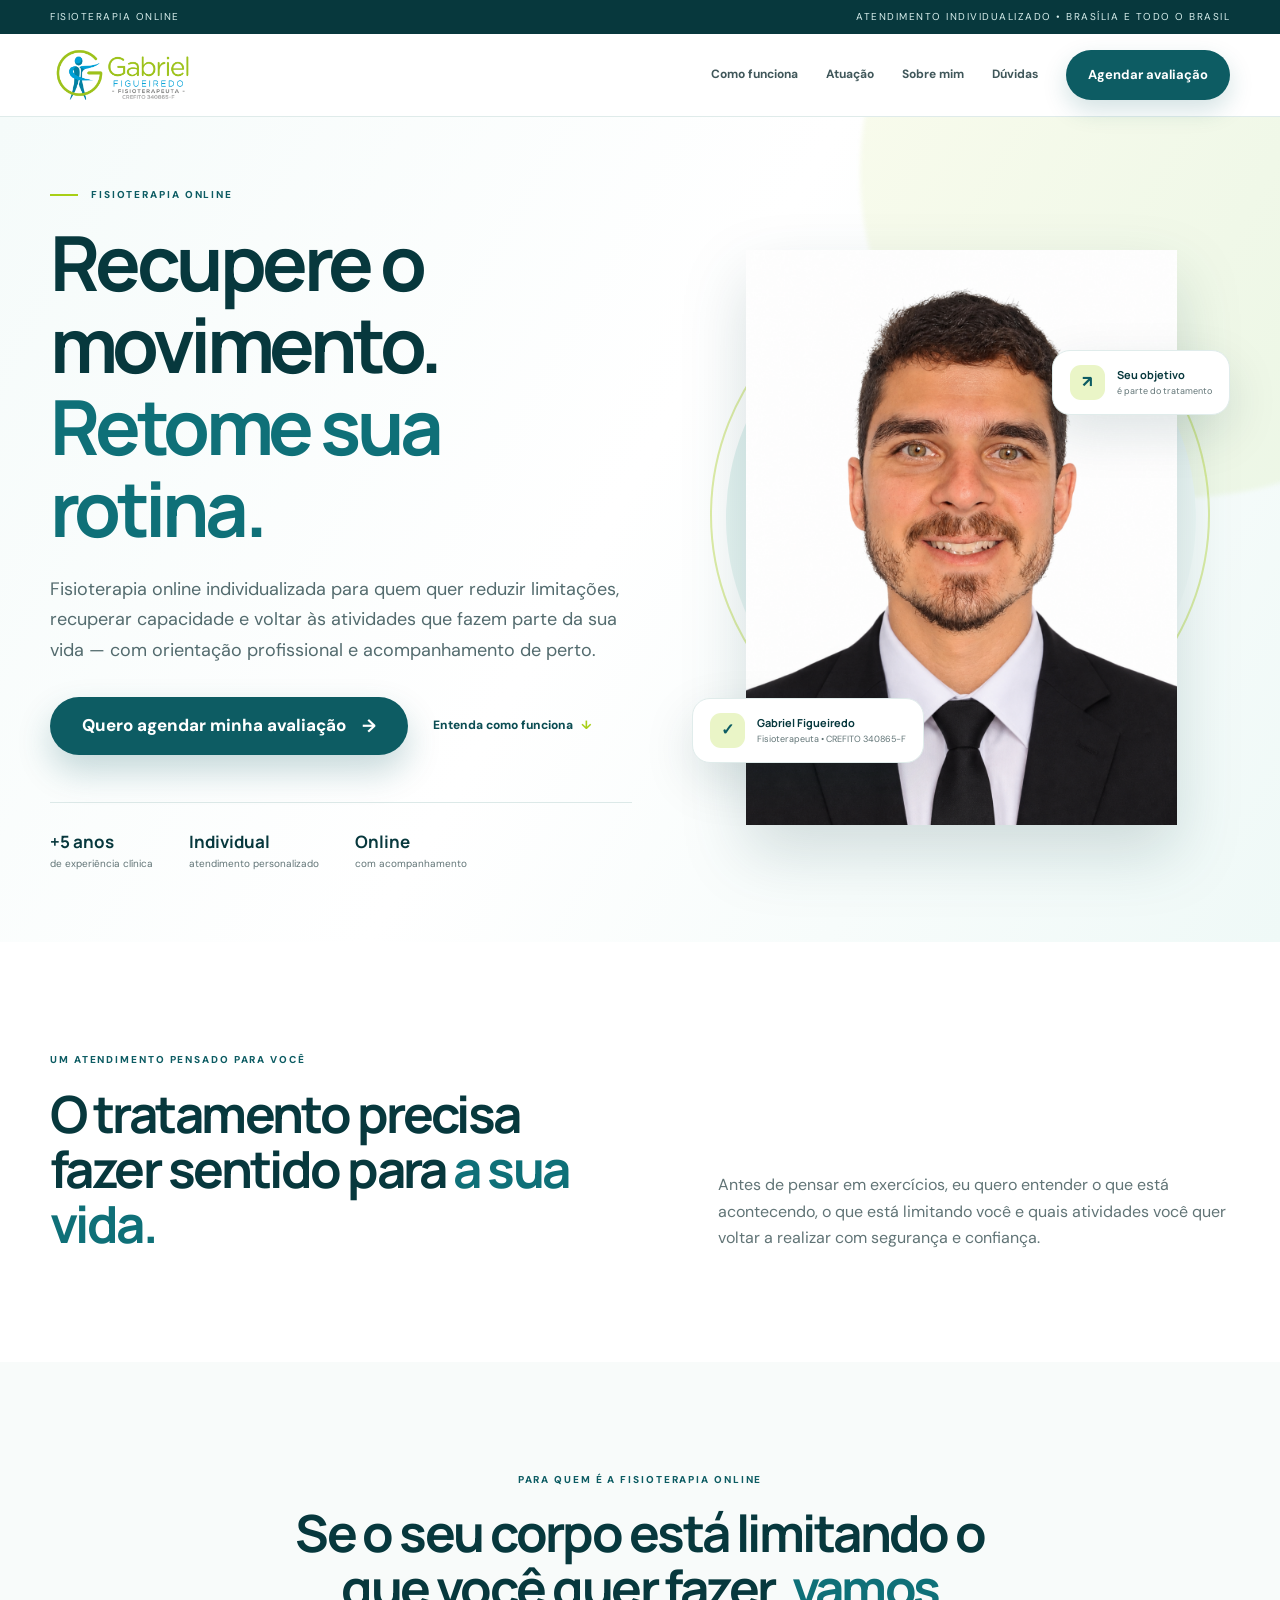
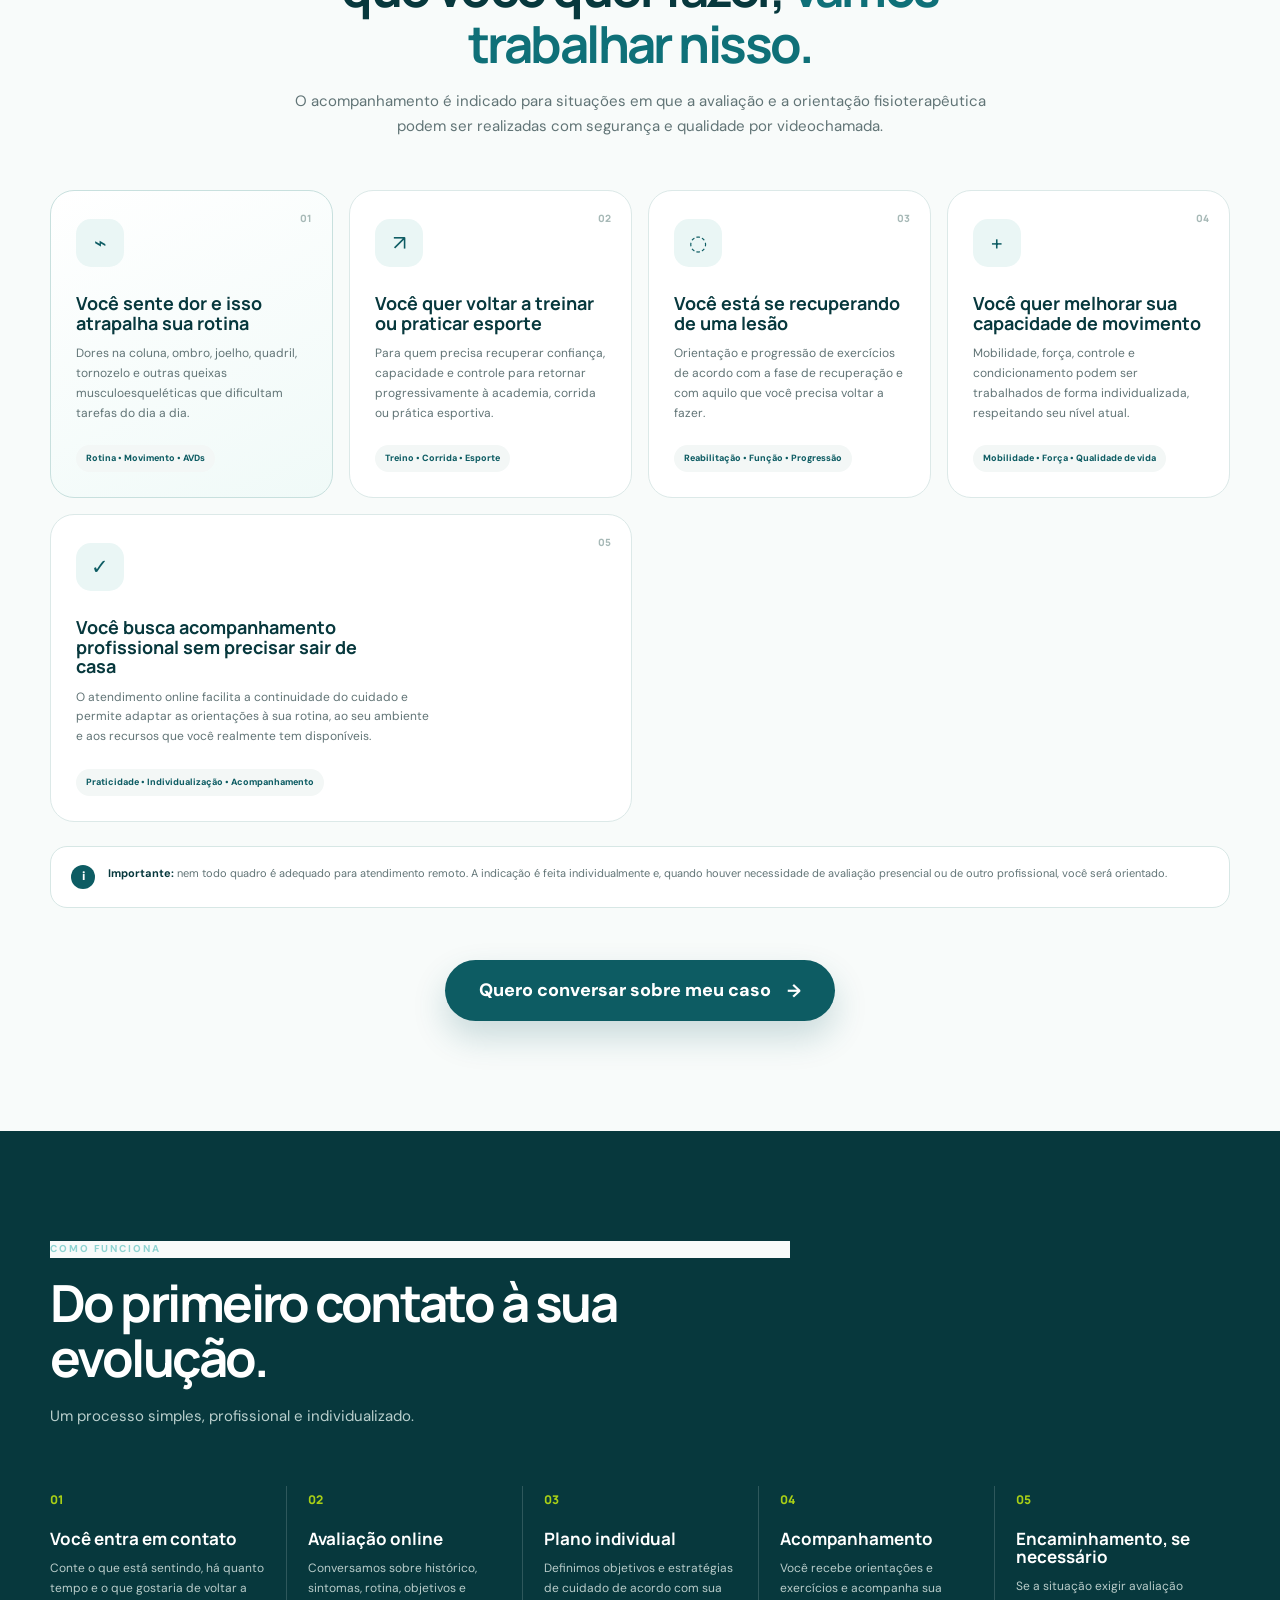
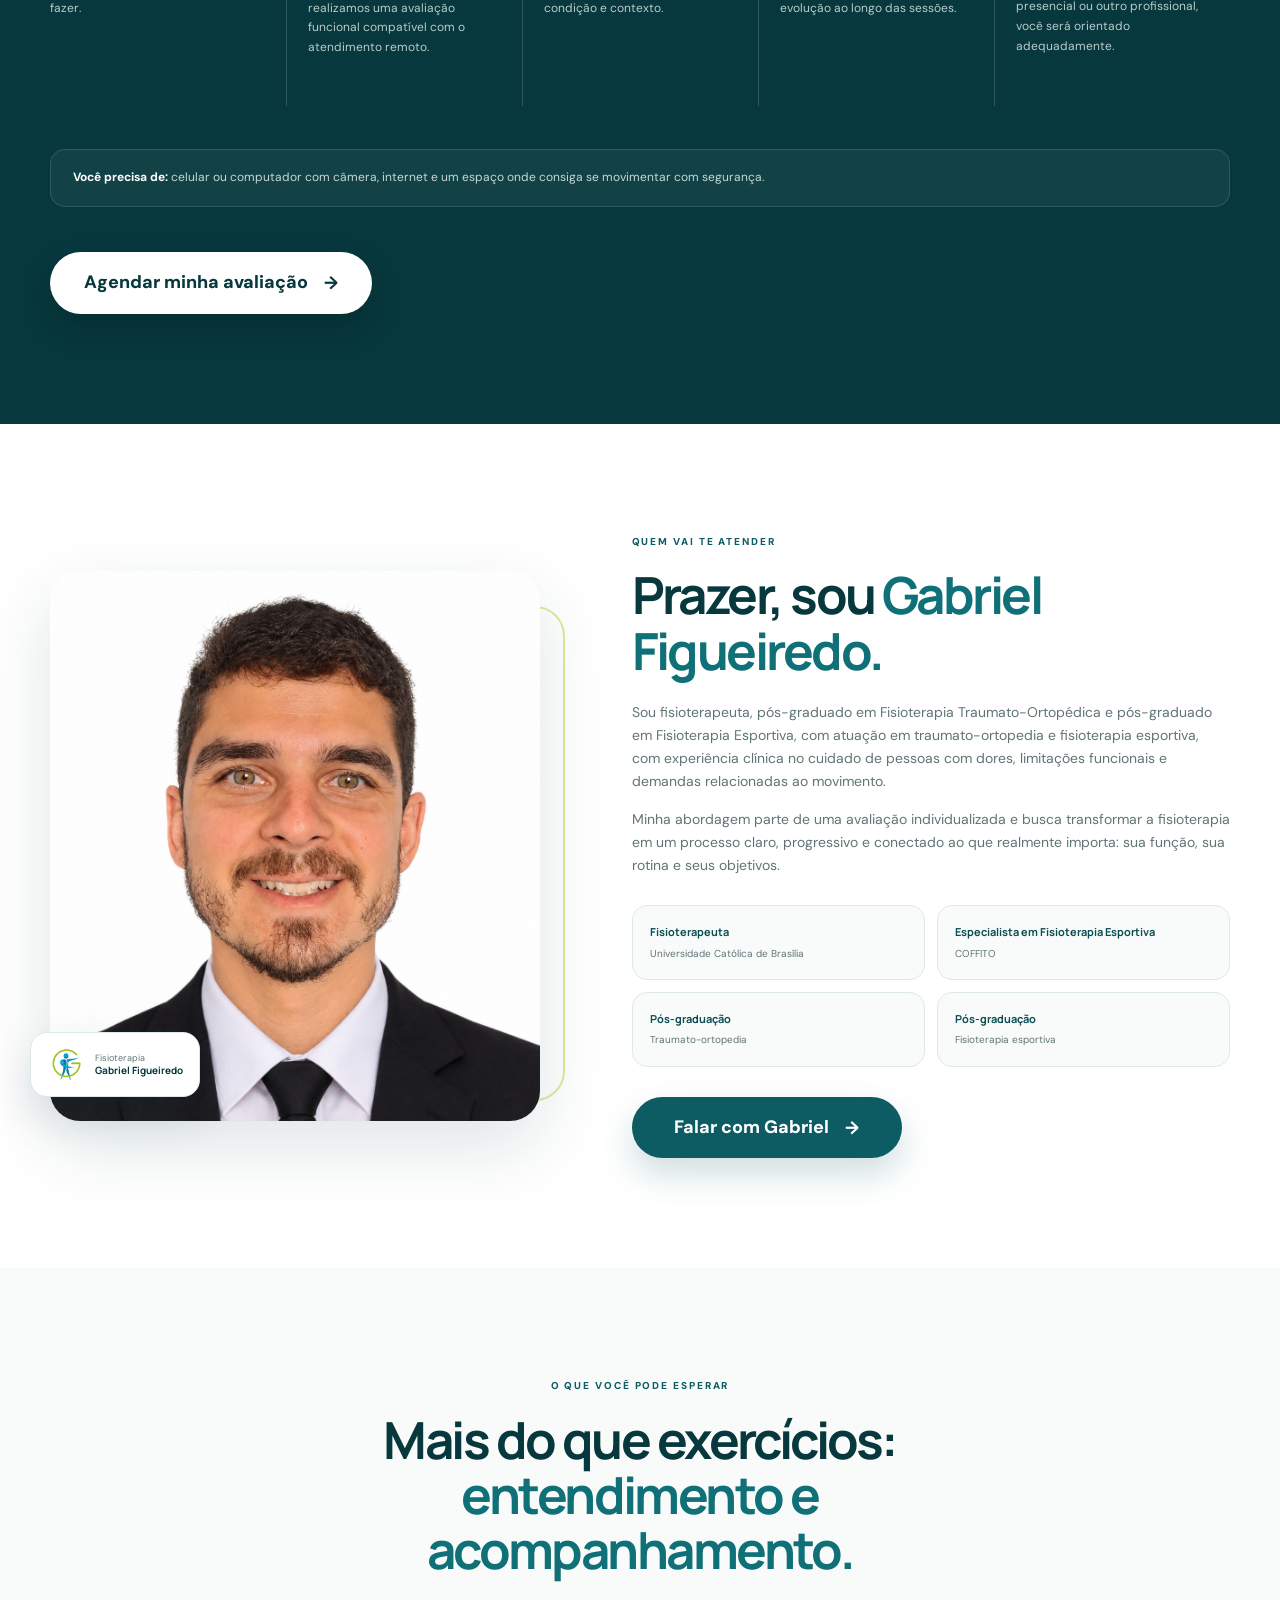
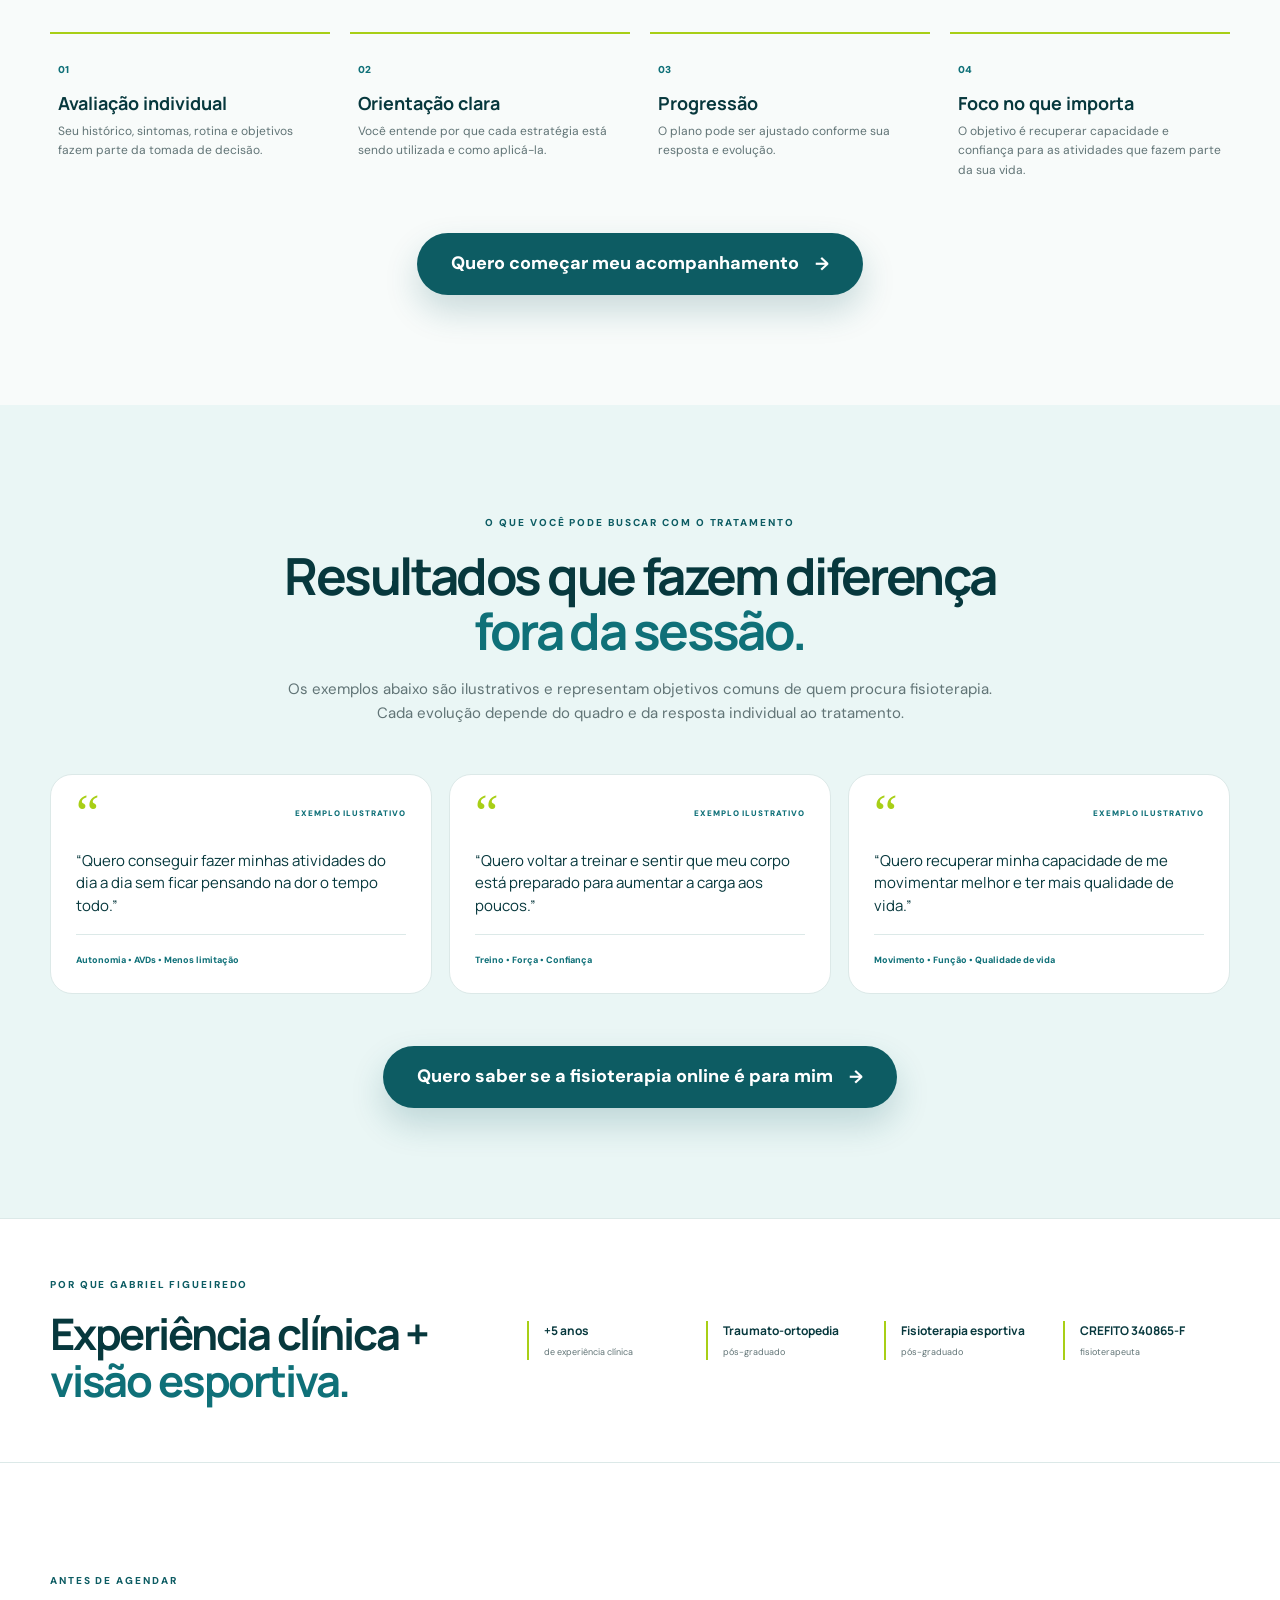
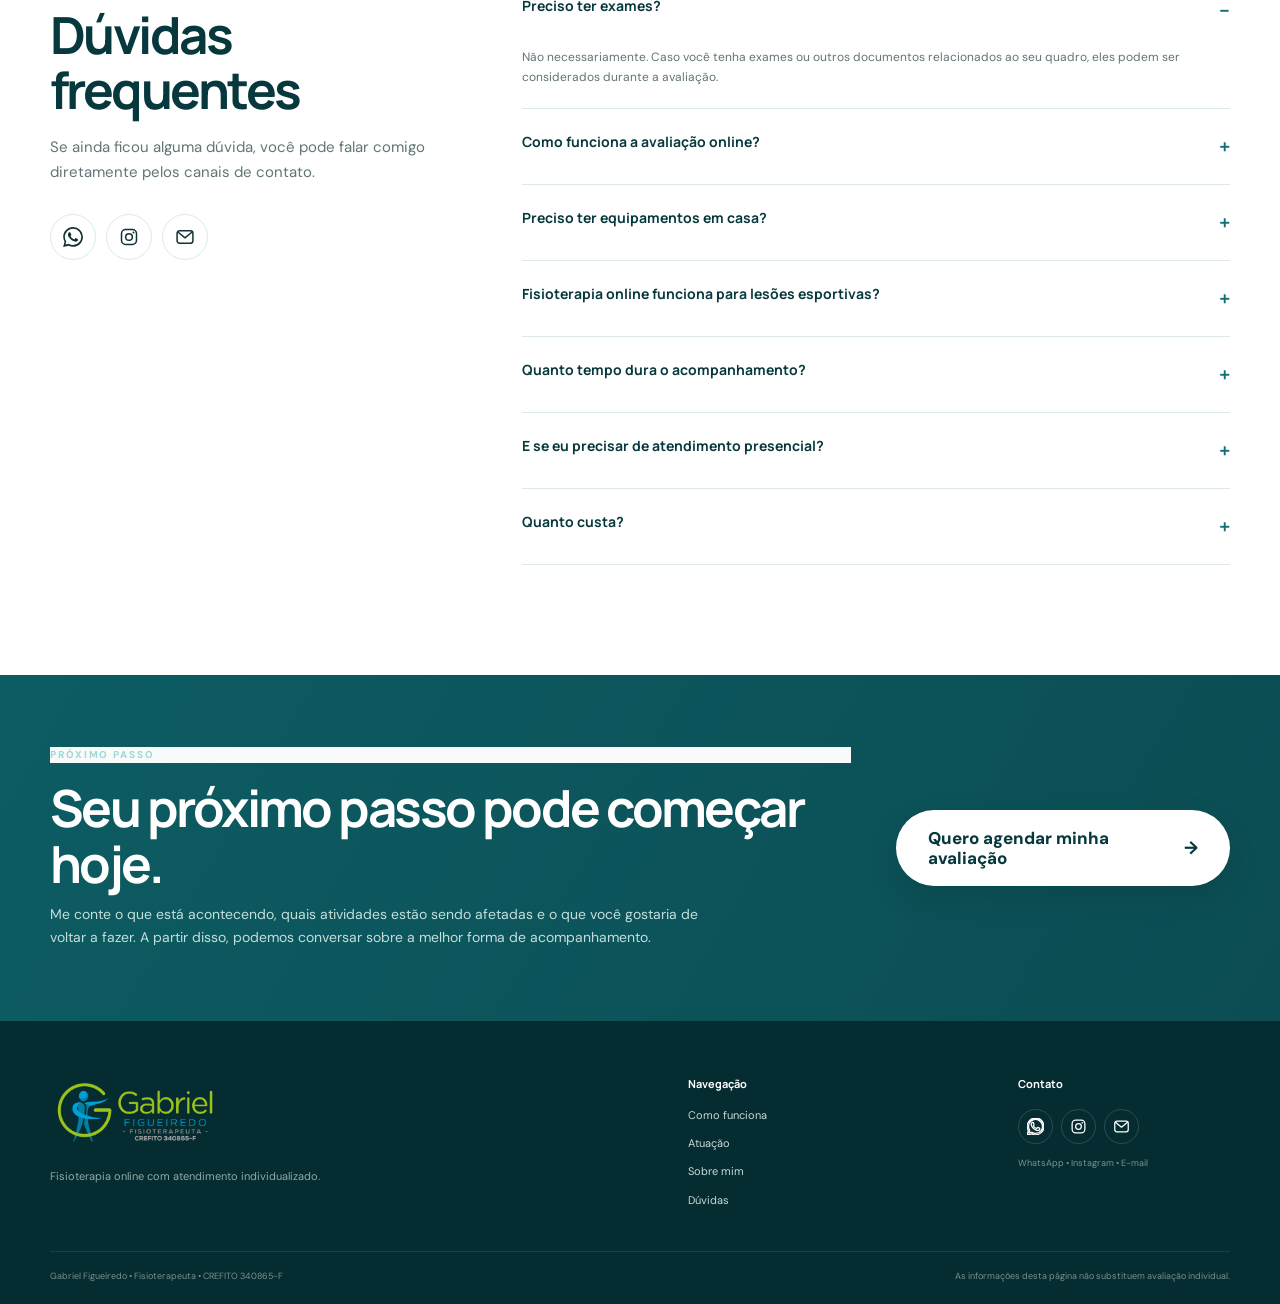
<file: index.html>
<!DOCTYPE html>
<html lang="pt-BR">
<head>
<meta charset="UTF-8">
<meta name="viewport" content="width=device-width, initial-scale=1.0">
<meta name="description" content="Gabriel Figueiredo — Fisioterapia online. Atendimento individualizado para dores, lesões musculoesqueléticas, esporte e retorno ao movimento.">
<meta name="theme-color" content="#0D5C63">
<title>Gabriel Figueiredo | Fisioterapia Online</title>
<link rel="icon" type="image/png" href="imagens/logo-icone.png">
<link rel="preconnect" href="https://fonts.googleapis.com">
<link rel="preconnect" href="https://fonts.gstatic.com" crossorigin>
<link href="https://fonts.googleapis.com/css2?family=DM+Sans:wght@400;500;600;700&family=Manrope:wght@500;600;700;800&display=swap" rel="stylesheet">
<link rel="stylesheet" href="style.css">
</head>
<body>

<div class="top-strip">
  <div class="container top-strip-inner">
    <span>FISIOTERAPIA ONLINE</span>
    <span>Atendimento individualizado • Brasília e todo o Brasil</span>
  </div>
</div>

<header class="header">
  <div class="container header-inner">
    <a class="brand" href="#inicio" aria-label="Gabriel Figueiredo — início">
      <img src="imagens/logo-gabriel.png" alt="Gabriel Figueiredo — Fisioterapeuta" class="brand-logo">
    </a>

    <nav class="desktop-nav" aria-label="Navegação principal">
      <a href="#como-funciona">Como funciona</a>
      <a href="#especialidades">Atuação</a>
      <a href="#sobre">Sobre mim</a>
      <a href="#duvidas">Dúvidas</a>
      <a class="nav-button" data-whatsapp href="#">Agendar avaliação</a>
    </nav>

    <button class="menu-button" aria-label="Abrir menu" aria-expanded="false">☰</button>
  </div>
  <div class="mobile-nav">
    <a href="#como-funciona">Como funciona</a>
    <a href="#especialidades">Atuação</a>
    <a href="#sobre">Sobre mim</a>
    <a href="#duvidas">Dúvidas</a>
    <a class="nav-button" data-whatsapp href="#">Agendar avaliação</a>
  </div>
</header>

<main id="inicio">

<section class="hero">
  <div class="hero-glow"></div>
  <div class="container hero-grid">
    <div class="hero-copy">
      <div class="eyebrow"><span></span> FISIOTERAPIA ONLINE</div>
      <h1>Recupere o movimento. <em>Retome sua rotina.</em></h1>
      <p class="lead">Fisioterapia online individualizada para quem quer reduzir limitações, recuperar capacidade e voltar às atividades que fazem parte da sua vida — com orientação profissional e acompanhamento de perto.</p>

      <div class="hero-actions">
        <a class="btn primary" data-whatsapp href="#">
          <span>Quero agendar minha avaliação</span><b>→</b>
        </a>
        <a class="subtle-link" href="#como-funciona">Entenda como funciona <span>↓</span></a>
      </div>

      <div class="hero-proof">
        <div><strong>+5 anos</strong><small>de experiência clínica</small></div>
        <div><strong>Individual</strong><small>atendimento personalizado</small></div>
        <div><strong>Online</strong><small>com acompanhamento</small></div>
      </div>
    </div>

    <div class="hero-person">
      <div class="person-backdrop"></div>
      <div class="person-ring"></div>
      <img src="imagens/gabriel-foto.png" alt="Gabriel Figueiredo, fisioterapeuta" class="person-photo">
      <div class="credential-chip">
        <span class="chip-icon">✓</span>
        <div><strong>Gabriel Figueiredo</strong><small>Fisioterapeuta • CREFITO 340865-F</small></div>
      </div>
      <div class="floating-pill">
        <span>↗</span>
        <div><strong>Seu objetivo</strong><small>é parte do tratamento</small></div>
      </div>
    </div>
  </div>
</section>

<section class="intro section">
  <div class="container intro-grid">
    <div>
      <div class="eyebrow">UM ATENDIMENTO PENSADO PARA VOCÊ</div>
      <h2>O tratamento precisa fazer sentido para <em>a sua vida.</em></h2>
    </div>
    <p>Antes de pensar em exercícios, eu quero entender o que está acontecendo, o que está limitando você e quais atividades você quer voltar a realizar com segurança e confiança.</p>
  </div>
</section>

<section id="especialidades" class="audience section light"><div class="container"><div class="section-heading centered"><div class="eyebrow">PARA QUEM É A FISIOTERAPIA ONLINE</div><h2>Se o seu corpo está limitando o que você quer fazer, <em>vamos trabalhar nisso.</em></h2><p>O acompanhamento é indicado para situações em que a avaliação e a orientação fisioterapêutica podem ser realizadas com segurança e qualidade por videochamada.</p></div><div class="audience-grid"><article class="audience-card featured"><div class="audience-number">01</div><div class="audience-icon">⌁</div><h3>Você sente dor e isso atrapalha sua rotina</h3><p>Dores na coluna, ombro, joelho, quadril, tornozelo e outras queixas musculoesqueléticas que dificultam tarefas do dia a dia.</p><span class="audience-tag">Rotina • Movimento • AVDs</span></article><article class="audience-card"><div class="audience-number">02</div><div class="audience-icon">↗</div><h3>Você quer voltar a treinar ou praticar esporte</h3><p>Para quem precisa recuperar confiança, capacidade e controle para retornar progressivamente à academia, corrida ou prática esportiva.</p><span class="audience-tag">Treino • Corrida • Esporte</span></article><article class="audience-card"><div class="audience-number">03</div><div class="audience-icon">◌</div><h3>Você está se recuperando de uma lesão</h3><p>Orientação e progressão de exercícios de acordo com a fase de recuperação e com aquilo que você precisa voltar a fazer.</p><span class="audience-tag">Reabilitação • Função • Progressão</span></article><article class="audience-card"><div class="audience-number">04</div><div class="audience-icon">+</div><h3>Você quer melhorar sua capacidade de movimento</h3><p>Mobilidade, força, controle e condicionamento podem ser trabalhados de forma individualizada, respeitando seu nível atual.</p><span class="audience-tag">Mobilidade • Força • Qualidade de vida</span></article><article class="audience-card wide"><div class="audience-number">05</div><div class="audience-icon">✓</div><h3>Você busca acompanhamento profissional sem precisar sair de casa</h3><p>O atendimento online facilita a continuidade do cuidado e permite adaptar as orientações à sua rotina, ao seu ambiente e aos recursos que você realmente tem disponíveis.</p><span class="audience-tag">Praticidade • Individualização • Acompanhamento</span></article></div><div class="eligibility-note"><div class="eligibility-icon">i</div><p><strong>Importante:</strong> nem todo quadro é adequado para atendimento remoto. A indicação é feita individualmente e, quando houver necessidade de avaliação presencial ou de outro profissional, você será orientado.</p></div><div class="section-cta"><a class="btn primary" data-whatsapp href="#"><span>Quero conversar sobre meu caso</span><b>→</b></a></div></div></section>

<section id="como-funciona" class="process section dark">
  <div class="container">
    <div class="section-heading">
      <div class="eyebrow light">COMO FUNCIONA</div>
      <h2>Do primeiro contato à sua evolução.</h2>
      <p>Um processo simples, profissional e individualizado.</p>
    </div>

    <div class="steps">
      <article class="step">
        <span>01</span>
        <h3>Você entra em contato</h3>
        <p>Conte o que está sentindo, há quanto tempo e o que gostaria de voltar a fazer.</p>
      </article>
      <article class="step">
        <span>02</span>
        <h3>Avaliação online</h3>
        <p>Conversamos sobre histórico, sintomas, rotina, objetivos e realizamos uma avaliação funcional compatível com o atendimento remoto.</p>
      </article>
      <article class="step">
        <span>03</span>
        <h3>Plano individual</h3>
        <p>Definimos objetivos e estratégias de cuidado de acordo com sua condição e contexto.</p>
      </article>
      <article class="step">
        <span>04</span>
        <h3>Acompanhamento</h3>
        <p>Você recebe orientações e exercícios e acompanha sua evolução ao longo das sessões.</p>
      </article>
      <article class="step">
        <span>05</span>
        <h3>Encaminhamento, se necessário</h3>
        <p>Se a situação exigir avaliação presencial ou outro profissional, você será orientado adequadamente.</p>
      </article>
    </div>

    <div class="process-note">
      <strong>Você precisa de:</strong> celular ou computador com câmera, internet e um espaço onde consiga se movimentar com segurança.
    </div>

    <div class="section-cta"><a class="btn" data-whatsapp href="#"><span>Agendar minha avaliação</span><b>→</b></a></div>
  </div>
</section>

<section id="sobre" class="about section">
  <div class="container about-grid">
    <div class="about-photo-wrap">
      <div class="about-accent"></div>
      <img src="imagens/gabriel-foto.png" alt="Gabriel Figueiredo" class="about-photo">
      <div class="about-badge">
        <img src="imagens/logo-icone.png" alt="">
        <span>Fisioterapia<br><strong>Gabriel Figueiredo</strong></span>
      </div>
    </div>

    <div class="about-copy">
      <div class="eyebrow">QUEM VAI TE ATENDER</div>
      <h2>Prazer, sou <em>Gabriel Figueiredo.</em></h2>
      <p>Sou fisioterapeuta, pós-graduado em Fisioterapia Traumato-Ortopédica e pós-graduado em Fisioterapia Esportiva, com atuação em traumato-ortopedia e fisioterapia esportiva, com experiência clínica no cuidado de pessoas com dores, limitações funcionais e demandas relacionadas ao movimento.</p>
      <p>Minha abordagem parte de uma avaliação individualizada e busca transformar a fisioterapia em um processo claro, progressivo e conectado ao que realmente importa: sua função, sua rotina e seus objetivos.</p>

      <div class="credentials">
        <div><strong>Fisioterapeuta</strong><span>Universidade Católica de Brasília</span></div>
        <div><strong>Especialista em Fisioterapia Esportiva</strong><span>COFFITO</span></div>
        <div><strong>Pós-graduação</strong><span>Traumato-ortopedia</span></div>
        <div><strong>Pós-graduação</strong><span>Fisioterapia esportiva</span></div>
      </div>

      <div class="section-cta"><a class="btn primary" data-whatsapp href="#"><span>Falar com Gabriel</span><b>→</b></a></div>
    </div>
  </div>
</section>

<section class="differentials section">
  <div class="container">
    <div class="section-heading centered">
      <div class="eyebrow">O QUE VOCÊ PODE ESPERAR</div>
      <h2>Mais do que exercícios: <em>entendimento e acompanhamento.</em></h2>
    </div>

    <div class="diff-grid">
      <article><span>01</span><h3>Avaliação individual</h3><p>Seu histórico, sintomas, rotina e objetivos fazem parte da tomada de decisão.</p></article>
      <article><span>02</span><h3>Orientação clara</h3><p>Você entende por que cada estratégia está sendo utilizada e como aplicá-la.</p></article>
      <article><span>03</span><h3>Progressão</h3><p>O plano pode ser ajustado conforme sua resposta e evolução.</p></article>
      <article><span>04</span><h3>Foco no que importa</h3><p>O objetivo é recuperar capacidade e confiança para as atividades que fazem parte da sua vida.</p></article>
    </div>
    <div class="section-cta"><a class="btn primary" data-whatsapp href="#"><span>Quero começar meu acompanhamento</span><b>→</b></a></div>
  </div>
</section>

<section class="testimonial section soft"><div class="container"><div class="section-heading centered"><div class="eyebrow">O QUE VOCÊ PODE BUSCAR COM O TRATAMENTO</div><h2>Resultados que fazem diferença <em>fora da sessão.</em></h2><p>Os exemplos abaixo são ilustrativos e representam objetivos comuns de quem procura fisioterapia. Cada evolução depende do quadro e da resposta individual ao tratamento.</p></div><div class="testimonial-grid"><article class="testimonial-card"><div class="testimonial-top"><span class="quote">“</span><span class="result-label">EXEMPLO ILUSTRATIVO</span></div><p>“Quero conseguir fazer minhas atividades do dia a dia sem ficar pensando na dor o tempo todo.”</p><span class="testimonial-focus">Autonomia • AVDs • Menos limitação</span></article><article class="testimonial-card"><div class="testimonial-top"><span class="quote">“</span><span class="result-label">EXEMPLO ILUSTRATIVO</span></div><p>“Quero voltar a treinar e sentir que meu corpo está preparado para aumentar a carga aos poucos.”</p><span class="testimonial-focus">Treino • Força • Confiança</span></article><article class="testimonial-card"><div class="testimonial-top"><span class="quote">“</span><span class="result-label">EXEMPLO ILUSTRATIVO</span></div><p>“Quero recuperar minha capacidade de me movimentar melhor e ter mais qualidade de vida.”</p><span class="testimonial-focus">Movimento • Função • Qualidade de vida</span></article></div><div class="section-cta"><a class="btn primary" data-whatsapp href="#"><span>Quero saber se a fisioterapia online é para mim</span><b>→</b></a></div></div></section>

<section class="credibility section"><div class="container credibility-inner"><div class="credibility-title"><div class="eyebrow">POR QUE GABRIEL FIGUEIREDO</div><h2>Experiência clínica + <em>visão esportiva.</em></h2></div><div class="credibility-points"><div><strong>+5 anos</strong><span>de experiência clínica</span></div><div><strong>Traumato-ortopedia</strong><span>pós-graduado</span></div><div><strong>Fisioterapia esportiva</strong><span>pós-graduado</span></div><div><strong>CREFITO 340865-F</strong><span>fisioterapeuta</span></div></div></div></section><section id="duvidas" class="faq section">
  <div class="container faq-grid">
    <div class="section-heading">
      <div class="eyebrow">ANTES DE AGENDAR</div>
      <h2>Dúvidas frequentes</h2>
      <p>Se ainda ficou alguma dúvida, você pode falar comigo diretamente pelos canais de contato.</p>
      <div class="contact-icons">
        <a data-whatsapp href="#" aria-label="WhatsApp" title="WhatsApp">
          <svg viewBox="0 0 24 24" aria-hidden="true"><path d="M20.52 3.48A11.8 11.8 0 0 0 12.08 0C5.56 0 .26 5.3.26 11.82c0 2.08.54 4.1 1.57 5.9L.17 24l6.45-1.64a11.8 11.8 0 0 0 5.46 1.34h.01c6.52 0 11.82-5.3 11.82-11.82a11.8 11.8 0 0 0-3.39-8.4ZM12.09 21.7h-.01a9.85 9.85 0 0 1-5.02-1.38l-.36-.21-3.83.98 1.02-3.73-.23-.38a9.83 9.83 0 1 1 8.43 4.72Zm5.4-7.39c-.3-.15-1.76-.87-2.03-.97-.27-.1-.47-.15-.67.15-.2.3-.77.97-.94 1.17-.17.2-.35.22-.65.07-.3-.15-1.25-.46-2.38-1.47-.88-.78-1.48-1.75-1.65-2.05-.17-.3-.02-.46.13-.61.13-.13.3-.35.45-.52.15-.17.2-.3.2-.5.1-.2.05-.37-.02-.52-.07-.15-.67-1.61-.92-2.2-.24-.58-.49-.5-.67-.51h-.57c-.2 0-.52.07-.8.37-.27.3-1.04 1.02-1.04 2.49s1.07 2.89 1.22 3.09c.15.2 2.1 3.21 5.09 4.5.71.31 1.27.49 1.7.63.72.23 1.37.2 1.88.12.58-.09 1.76-.72 2.01-1.42.25-.7.25-1.3.17-1.42-.07-.12-.27-.2-.57-.35Z"/></svg>
        </a>
        <a data-instagram href="#" target="_blank" rel="noopener" aria-label="Instagram" title="Instagram">
          <svg viewBox="0 0 24 24" aria-hidden="true"><rect x="3" y="3" width="18" height="18" rx="5"></rect><circle cx="12" cy="12" r="4"></circle><circle cx="17.4" cy="6.7" r="1.2" class="fill"></circle></svg>
        </a>
        <a data-email href="#" aria-label="E-mail" title="E-mail">
          <svg viewBox="0 0 24 24" aria-hidden="true"><rect x="2.5" y="4.5" width="19" height="15" rx="3"></rect><path d="m3.5 6 8.5 7 8.5-7"></path></svg>
        </a>
      </div>
    </div>

    <div class="accordion">
      <details open>
        <summary>Preciso ter exames?</summary>
        <p>Não necessariamente. Caso você tenha exames ou outros documentos relacionados ao seu quadro, eles podem ser considerados durante a avaliação.</p>
      </details>
      <details>
        <summary>Como funciona a avaliação online?</summary>
        <p>Por videochamada, conversamos sobre seu histórico, sintomas, limitações, rotina e objetivos e realizamos uma avaliação funcional compatível com o atendimento remoto.</p>
      </details>
      <details>
        <summary>Preciso ter equipamentos em casa?</summary>
        <p>Não. As estratégias são adaptadas ao que você tem disponível e aos objetivos definidos no acompanhamento.</p>
      </details>
      <details>
        <summary>Fisioterapia online funciona para lesões esportivas?</summary>
        <p>Pode ser adequada em diferentes etapas e condições, desde que o atendimento remoto seja seguro e eficaz para o caso. Quando a avaliação presencial for indispensável, isso será orientado.</p>
      </details>
      <details>
        <summary>Quanto tempo dura o acompanhamento?</summary>
        <p>Depende do seu quadro, dos objetivos e da evolução. O acompanhamento é individualizado.</p>
      </details>
      <details>
        <summary>E se eu precisar de atendimento presencial?</summary>
        <p>Se houver necessidade de avaliação presencial ou encaminhamento para outro profissional, você receberá essa orientação.</p>
      </details>
      <details>
        <summary>Quanto custa?</summary>
        <p>Os valores e as formas de pagamento são informados pelo WhatsApp, de acordo com a modalidade de atendimento.</p>
      </details>
    </div>
  </div>
</section>

<section class="cta">
  <div class="container cta-inner">
    <div>
      <div class="eyebrow light">PRÓXIMO PASSO</div>
      <h2>Seu próximo passo pode começar hoje.</h2>
      <p>Me conte o que está acontecendo, quais atividades estão sendo afetadas e o que você gostaria de voltar a fazer. A partir disso, podemos conversar sobre a melhor forma de acompanhamento.</p>
    </div>
    <a class="btn white" data-whatsapp href="#">Quero agendar minha avaliação <b>→</b></a>
  </div>
</section>

</main>

<footer>
  <div class="container footer-main">
    <div class="footer-brand">
      <img src="imagens/logo-gabriel.png" alt="Gabriel Figueiredo — Fisioterapeuta">
      <p>Fisioterapia online com atendimento individualizado.</p>
    </div>

    <div class="footer-nav">
      <strong>Navegação</strong>
      <a href="#como-funciona">Como funciona</a>
      <a href="#especialidades">Atuação</a>
      <a href="#sobre">Sobre mim</a>
      <a href="#duvidas">Dúvidas</a>
    </div>

    <div class="footer-contact">
      <strong>Contato</strong>
      <div class="footer-icons">
        <a data-whatsapp href="#" aria-label="WhatsApp" title="WhatsApp"><svg viewBox="0 0 24 24" aria-hidden="true"><path d="M20.52 3.48A11.8 11.8 0 0 0 12.08 0C5.56 0 .26 5.3.26 11.82c0 2.08.54 4.1 1.57 5.9L.17 24l6.45-1.64a11.8 11.8 0 0 0 5.46 1.34h.01c6.52 0 11.82-5.3 11.82-11.82a11.8 11.8 0 0 0-3.39-8.4ZM12.09 21.7h-.01a9.85 9.85 0 0 1-5.02-1.38l-.36-.21-3.83.98 1.02-3.73-.23-.38a9.83 9.83 0 1 1 8.43 4.72Zm5.4-7.39c-.3-.15-1.76-.87-2.03-.97-.27-.1-.47-.15-.67.15-.2.3-.77.97-.94 1.17-.17.2-.35.22-.65.07-.3-.15-1.25-.46-2.38-1.47-.88-.78-1.48-1.75-1.65-2.05-.17-.3-.02-.46.13-.61.13-.13.3-.35.45-.52.15-.17.2-.3.2-.5.1-.2.05-.37-.02-.52-.07-.15-.67-1.61-.92-2.2-.24-.58-.49-.5-.67-.51h-.57c-.2 0-.52.07-.8.37-.27.3-1.04 1.02-1.04 2.49s1.07 2.89 1.22 3.09c.15.2 2.1 3.21 5.09 4.5.71.31 1.27.49 1.7.63.72.23 1.37.2 1.88.12.58-.09 1.76-.72 2.01-1.42.25-.7.25-1.3.17-1.42-.07-.12-.27-.2-.57-.35Z"/></svg></a>
        <a data-instagram href="#" target="_blank" rel="noopener" aria-label="Instagram" title="Instagram"><svg viewBox="0 0 24 24" aria-hidden="true"><rect x="3" y="3" width="18" height="18" rx="5"></rect><circle cx="12" cy="12" r="4"></circle><circle cx="17.4" cy="6.7" r="1.2" class="fill"></circle></svg></a>
        <a data-email href="#" aria-label="E-mail" title="E-mail"><svg viewBox="0 0 24 24" aria-hidden="true"><rect x="2.5" y="4.5" width="19" height="15" rx="3"></rect><path d="m3.5 6 8.5 7 8.5-7"></path></svg></a>
      </div>
      <span>WhatsApp • Instagram • E-mail</span>
    </div>
  </div>

  <div class="container legal">
    <span>Gabriel Figueiredo • Fisioterapeuta • CREFITO 340865-F</span>
    <span>As informações desta página não substituem avaliação individual.</span>
  </div>
</footer>

<div class="mobile-contact">
  <a data-whatsapp href="#" aria-label="WhatsApp"><svg viewBox="0 0 24 24" aria-hidden="true"><path d="M20.52 3.48A11.8 11.8 0 0 0 12.08 0C5.56 0 .26 5.3.26 11.82c0 2.08.54 4.1 1.57 5.9L.17 24l6.45-1.64a11.8 11.8 0 0 0 5.46 1.34h.01c6.52 0 11.82-5.3 11.82-11.82a11.8 11.8 0 0 0-3.39-8.4ZM12.09 21.7h-.01a9.85 9.85 0 0 1-5.02-1.38l-.36-.21-3.83.98 1.02-3.73-.23-.38a9.83 9.83 0 1 1 8.43 4.72Zm5.4-7.39c-.3-.15-1.76-.87-2.03-.97-.27-.1-.47-.15-.67.15-.2.3-.77.97-.94 1.17-.17.2-.35.22-.65.07-.3-.15-1.25-.46-2.38-1.47-.88-.78-1.48-1.75-1.65-2.05-.17-.3-.02-.46.13-.61.13-.13.3-.35.45-.52.15-.17.2-.3.2-.5.1-.2.05-.37-.02-.52-.07-.15-.67-1.61-.92-2.2-.24-.58-.49-.5-.67-.51h-.57c-.2 0-.52.07-.8.37-.27.3-1.04 1.02-1.04 2.49s1.07 2.89 1.22 3.09c.15.2 2.1 3.21 5.09 4.5.71.31 1.27.49 1.7.63.72.23 1.37.2 1.88.12.58-.09 1.76-.72 2.01-1.42.25-.7.25-1.3.17-1.42-.07-.12-.27-.2-.57-.35Z"/></svg></a>
  <a data-instagram href="#" target="_blank" rel="noopener" aria-label="Instagram"><svg viewBox="0 0 24 24" aria-hidden="true"><rect x="3" y="3" width="18" height="18" rx="5"></rect><circle cx="12" cy="12" r="4"></circle><circle cx="17.4" cy="6.7" r="1.2" class="fill"></circle></svg></a>
  <a data-email href="#" aria-label="E-mail"><svg viewBox="0 0 24 24" aria-hidden="true"><rect x="2.5" y="4.5" width="19" height="15" rx="3"></rect><path d="m3.5 6 8.5 7 8.5-7"></path></svg></a>
</div>

<script src="script.js"></script>
</body>
</html>
</file>
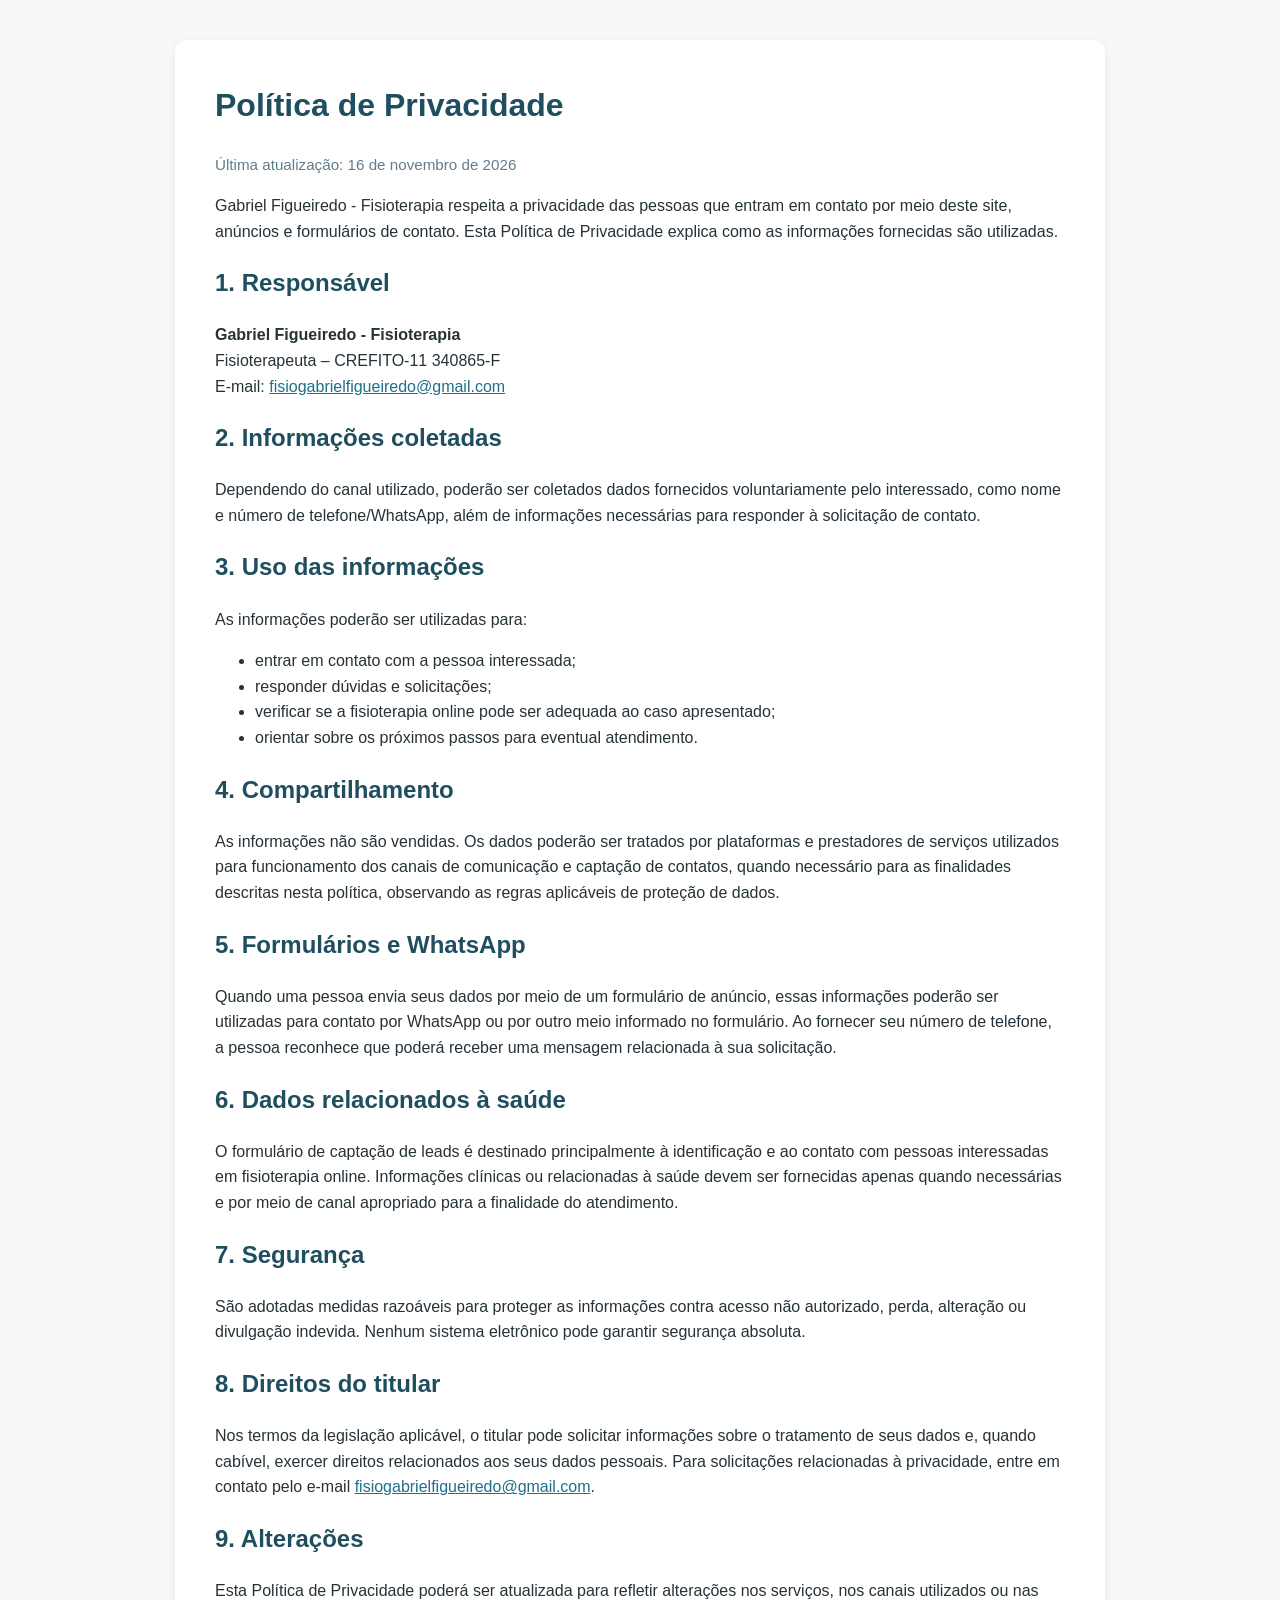
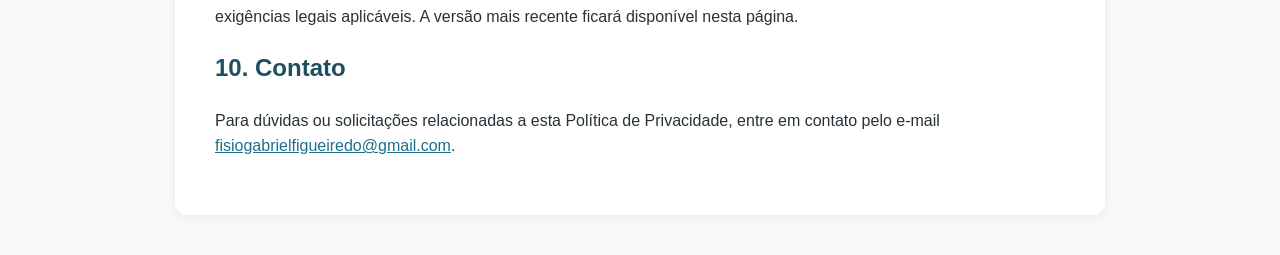
<file: politica-de-privacidade.html>
<!DOCTYPE html>
<html lang="pt-BR">
<head>
<meta charset="UTF-8">
<meta name="viewport" content="width=device-width, initial-scale=1.0">
<title>Política de Privacidade | Gabriel Figueiredo - Fisioterapia</title>
<style>
body{font-family:Arial,Helvetica,sans-serif;line-height:1.6;color:#263238;background:#f7f9f9;margin:0;padding:0}
main{max-width:850px;margin:40px auto;background:#fff;padding:40px;border-radius:12px;box-shadow:0 2px 12px rgba(0,0,0,.06)}
h1,h2{color:#1f4f5f} h1{margin-top:0} a{color:#1f6f8b}.updated{color:#607d8b;font-size:.95rem}
@media(max-width:600px){main{margin:0;border-radius:0;padding:24px}}
</style>
</head>
<body>
<main>
<h1>Política de Privacidade</h1>
<p class="updated">Última atualização: 16 de novembro de 2026</p>

<p>Gabriel Figueiredo - Fisioterapia respeita a privacidade das pessoas que entram em contato por meio deste site, anúncios e formulários de contato. Esta Política de Privacidade explica como as informações fornecidas são utilizadas.</p>

<h2>1. Responsável</h2>
<p><strong>Gabriel Figueiredo - Fisioterapia</strong><br>
Fisioterapeuta – CREFITO-11 340865-F<br>
E-mail: <a href="mailto:fisiogabrielfigueiredo@gmail.com">fisiogabrielfigueiredo@gmail.com</a></p>

<h2>2. Informações coletadas</h2>
<p>Dependendo do canal utilizado, poderão ser coletados dados fornecidos voluntariamente pelo interessado, como nome e número de telefone/WhatsApp, além de informações necessárias para responder à solicitação de contato.</p>

<h2>3. Uso das informações</h2>
<p>As informações poderão ser utilizadas para:</p>
<ul>
<li>entrar em contato com a pessoa interessada;</li>
<li>responder dúvidas e solicitações;</li>
<li>verificar se a fisioterapia online pode ser adequada ao caso apresentado;</li>
<li>orientar sobre os próximos passos para eventual atendimento.</li>
</ul>

<h2>4. Compartilhamento</h2>
<p>As informações não são vendidas. Os dados poderão ser tratados por plataformas e prestadores de serviços utilizados para funcionamento dos canais de comunicação e captação de contatos, quando necessário para as finalidades descritas nesta política, observando as regras aplicáveis de proteção de dados.</p>

<h2>5. Formulários e WhatsApp</h2>
<p>Quando uma pessoa envia seus dados por meio de um formulário de anúncio, essas informações poderão ser utilizadas para contato por WhatsApp ou por outro meio informado no formulário. Ao fornecer seu número de telefone, a pessoa reconhece que poderá receber uma mensagem relacionada à sua solicitação.</p>

<h2>6. Dados relacionados à saúde</h2>
<p>O formulário de captação de leads é destinado principalmente à identificação e ao contato com pessoas interessadas em fisioterapia online. Informações clínicas ou relacionadas à saúde devem ser fornecidas apenas quando necessárias e por meio de canal apropriado para a finalidade do atendimento.</p>

<h2>7. Segurança</h2>
<p>São adotadas medidas razoáveis para proteger as informações contra acesso não autorizado, perda, alteração ou divulgação indevida. Nenhum sistema eletrônico pode garantir segurança absoluta.</p>

<h2>8. Direitos do titular</h2>
<p>Nos termos da legislação aplicável, o titular pode solicitar informações sobre o tratamento de seus dados e, quando cabível, exercer direitos relacionados aos seus dados pessoais. Para solicitações relacionadas à privacidade, entre em contato pelo e-mail <a href="mailto:fisiogabrielfigueiredo@gmail.com">fisiogabrielfigueiredo@gmail.com</a>.</p>

<h2>9. Alterações</h2>
<p>Esta Política de Privacidade poderá ser atualizada para refletir alterações nos serviços, nos canais utilizados ou nas exigências legais aplicáveis. A versão mais recente ficará disponível nesta página.</p>

<h2>10. Contato</h2>
<p>Para dúvidas ou solicitações relacionadas a esta Política de Privacidade, entre em contato pelo e-mail <a href="mailto:fisiogabrielfigueiredo@gmail.com">fisiogabrielfigueiredo@gmail.com</a>.</p>
</main>
</body>
</html>
</file>
<file: style.css>
:root{
  --teal-950:#07383D;
  --teal-900:#0B4D53;
  --teal-800:#0D5C63;
  --teal-700:#0F7078;
  --cyan:#08A6D8;
  --lime:#A8CF16;
  --lime-soft:#EAF5C7;
  --teal-soft:#EAF6F5;
  --cream:#F8FBFA;
  --ink:#143136;
  --muted:#617476;
  --line:#DCE9E8;
  --white:#fff;
  --shadow:0 26px 70px rgba(7,56,61,.13);
  --radius:26px;
}
*{box-sizing:border-box;margin:0;padding:0}
html{scroll-behavior:smooth}
body{font-family:"DM Sans",sans-serif;color:var(--ink);background:#fff;line-height:1.65}
h1,h2,h3{font-family:"Manrope",sans-serif;line-height:1.08}
a{text-decoration:none;color:inherit}
img{max-width:100%;display:block}
.container{width:min(1180px,calc(100% - 44px));margin:auto}
.top-strip{background:var(--teal-950);color:#d9efed;font-size:10px;letter-spacing:.15em;text-transform:uppercase}
.top-strip-inner{height:34px;display:flex;align-items:center;justify-content:space-between}
.header{position:sticky;top:0;z-index:30;background:rgba(255,255,255,.93);backdrop-filter:blur(16px);border-bottom:1px solid rgba(220,233,232,.9)}
.header-inner{height:82px;display:flex;align-items:center;justify-content:space-between}
.brand-logo{width:215px;height:auto;max-height:64px;object-fit:contain;object-position:left center}
.desktop-nav{display:flex;align-items:center;gap:28px;font-size:12px;font-weight:700;color:#40575A}
.desktop-nav a:hover{color:var(--teal-800)}
.nav-button{background:var(--teal-800);color:#fff!important;border-radius:999px;padding:14px 22px;box-shadow:0 10px 24px rgba(13,92,99,.18);font-size:13px}
.menu-button{display:none;border:0;background:transparent;font-size:25px;color:var(--teal-950)}
.mobile-nav{display:none}
.hero{position:relative;overflow:hidden;background:linear-gradient(120deg,#F5FBFA 0%,#fff 48%,#EFF9F7 100%)}
.hero-glow{position:absolute;width:650px;height:650px;border-radius:50%;background:rgba(168,207,22,.08);right:-230px;top:-270px;filter:blur(2px)}
.hero-grid{min-height:705px;display:grid;grid-template-columns:1.04fr .96fr;align-items:center;gap:60px;padding:70px 0}
.eyebrow{font-size:10px;font-weight:800;letter-spacing:.19em;color:var(--teal-800);margin-bottom:17px}
.eyebrow span{display:inline-block;width:28px;height:2px;background:var(--lime);vertical-align:middle;margin-right:9px}
.eyebrow.light{color:#9ed9d8}
h1{font-size:clamp(45px,6vw,76px);letter-spacing:-.06em;color:var(--teal-950);max-width:720px}
h1 em,h2 em{font-style:normal;color:var(--teal-700)}
.lead{font-size:18px;line-height:1.7;color:#536B6E;max-width:640px;margin:25px 0 31px}
.hero-actions{display:flex;align-items:center;gap:25px;flex-wrap:wrap}
.btn{display:inline-flex;align-items:center;justify-content:center;gap:16px;padding:18px 32px;border-radius:999px;font-size:17px;line-height:1.2;font-weight:800;transition:.22s;min-height:58px}
.btn b{font-size:18px;line-height:0}
.btn.primary{background:var(--teal-800);color:#fff;box-shadow:0 16px 34px rgba(13,92,99,.23)}
.btn.primary:hover{transform:translateY(-2px);background:var(--teal-900)}
.btn.outline{border:1px solid #B8D3D1;color:var(--teal-900);background:#fff}
.btn.white{background:#fff;color:var(--teal-950);box-shadow:0 12px 32px rgba(0,0,0,.11)}
.subtle-link{font-size:12px;font-weight:800;color:var(--teal-900)}
.subtle-link span{color:var(--lime);margin-left:5px}
.section-cta{display:flex;justify-content:center;margin-top:52px}
.section-cta .btn{min-width:310px;padding:20px 34px;font-size:18px;box-shadow:0 16px 34px rgba(13,92,99,.20)}
.process .section-cta{justify-content:flex-start;margin-top:45px}
.process .section-cta .btn{background:#fff;color:var(--teal-950);box-shadow:0 14px 30px rgba(0,0,0,.16)}
.about-copy .section-cta{justify-content:flex-start;margin-top:30px}
.about-copy .section-cta .btn{min-width:270px}
@media (max-width:700px){
  .btn{font-size:16px;padding:17px 24px;min-height:56px;width:100%}
  .hero-actions .btn{width:100%}
  .section-cta,.process .section-cta,.about-copy .section-cta{justify-content:stretch;margin-top:38px}
  .section-cta .btn,.about-copy .section-cta .btn{min-width:0;width:100%;font-size:17px}
}

.hero-proof{display:flex;gap:36px;margin-top:47px;padding-top:25px;border-top:1px solid var(--line)}
.hero-proof div{display:flex;flex-direction:column}
.hero-proof strong{font-family:Manrope;font-size:17px;color:var(--teal-950)}
.hero-proof small{font-size:10px;color:var(--muted)}
.hero-person{position:relative;height:590px;display:flex;align-items:flex-end;justify-content:center}
.person-backdrop{position:absolute;width:470px;height:470px;border-radius:50%;background:linear-gradient(150deg,#DDF0ED,#F5FBFA);top:48px}
.person-ring{position:absolute;width:500px;height:500px;border-radius:50%;border:2px solid rgba(168,207,22,.38);top:30px;right:20px}
.person-photo{position:relative;z-index:2;height:575px;width:auto;object-fit:contain;filter:drop-shadow(0 28px 32px rgba(7,56,61,.16));align-self:end}
.credential-chip,.floating-pill{position:absolute;z-index:4;background:#fff;border:1px solid #E0ECEB;border-radius:18px;box-shadow:0 18px 50px rgba(7,56,61,.13);display:flex;align-items:center;gap:12px;padding:14px 17px}
.credential-chip{left:0;bottom:62px}
.floating-pill{right:0;top:115px}
.credential-chip strong,.floating-pill strong{display:block;font-family:Manrope;font-size:11px;color:var(--teal-950)}
.credential-chip small,.floating-pill small{display:block;color:var(--muted);font-size:9px}
.chip-icon,.floating-pill>span{width:35px;height:35px;border-radius:11px;background:var(--lime-soft);color:var(--teal-800);display:grid;place-items:center;font-weight:900}
.intro{padding:92px 0 82px}
.intro-grid{display:grid;grid-template-columns:1fr .9fr;gap:100px;align-items:end}
.intro h2{font-size:clamp(33px,4vw,53px);letter-spacing:-.05em;color:var(--teal-950)}
.intro p{font-size:16px;color:var(--muted);max-width:520px}
.section{padding:110px 0}
.light{background:var(--cream)}
.section-heading{max-width:740px}
.centered{text-align:center;margin:0 auto}
.section-heading h2{font-size:clamp(33px,4vw,52px);letter-spacing:-.05em;color:var(--teal-950)}
.section-heading p{font-size:15px;color:var(--muted);margin-top:18px}
.area-grid{display:grid;grid-template-columns:repeat(4,1fr);gap:17px;margin-top:53px}
.area-card{background:#fff;border:1px solid var(--line);border-radius:var(--radius);padding:29px 26px;min-height:260px;transition:.22s}
.area-card:hover{transform:translateY(-6px);box-shadow:0 20px 55px rgba(7,56,61,.09)}
.area-icon{width:47px;height:47px;border-radius:15px;background:var(--teal-soft);color:var(--teal-800);display:grid;place-items:center;font-size:22px;margin-bottom:25px}
.area-card h3{font-size:18px;color:var(--teal-950);margin-bottom:10px}
.area-card p{font-size:12px;color:var(--muted)}
.dark{background:var(--teal-950);color:#fff}
.dark .section-heading h2{color:#fff}
.dark .section-heading p{color:#B9CFCD}
.dark .eyebrow{color:#8FD4D2}
.steps{display:grid;grid-template-columns:repeat(5,1fr);margin-top:58px}
.step{padding:0 21px;border-left:1px solid rgba(255,255,255,.16);min-height:220px}
.step:first-child{border-left:0;padding-left:0}
.step span{font-family:Manrope;color:var(--lime);font-size:12px;font-weight:800}
.step h3{font-size:17px;margin:17px 0 11px}
.step p{font-size:12px;color:#B9CCCA}
.process-note{margin-top:43px;padding:18px 22px;border:1px solid rgba(255,255,255,.13);background:rgba(255,255,255,.05);border-radius:15px;color:#C5D8D5;font-size:12px}
.process-note strong{color:#fff}
.about{background:#fff}
.about-grid{display:grid;grid-template-columns:.9fr 1.1fr;gap:92px;align-items:center}
.about-photo-wrap{position:relative;width:100%;height:550px}
.about-photo{position:relative;z-index:2;width:100%;height:100%;object-fit:cover;object-position:center 20%;border-radius:30px;box-shadow:var(--shadow)}
.about-accent{position:absolute;width:80%;height:90%;right:-25px;top:35px;border:2px solid rgba(168,207,22,.42);border-radius:30px;z-index:1}
.about-badge{position:absolute;z-index:4;left:-20px;bottom:24px;background:#fff;border:1px solid var(--line);border-radius:17px;padding:12px 16px;display:flex;align-items:center;gap:9px;box-shadow:0 18px 45px rgba(7,56,61,.13)}
.about-badge img{width:39px;height:39px;object-fit:contain}
.about-badge span{font-size:9px;color:var(--muted);line-height:1.35}
.about-badge strong{font-family:Manrope;color:var(--teal-950);font-size:10px}
.about-copy h2{font-size:clamp(34px,4vw,54px);letter-spacing:-.05em;color:var(--teal-950);margin-bottom:23px}
.about-copy p{font-size:14px;color:var(--muted);max-width:680px;margin-bottom:15px}
.credentials{display:grid;grid-template-columns:1fr 1fr;gap:12px;margin:28px 0}
.credentials div{background:var(--cream);border:1px solid var(--line);border-radius:15px;padding:17px}
.credentials strong{display:block;font-family:Manrope;color:var(--teal-900);font-size:11px}
.credentials span{display:block;color:var(--muted);font-size:10px;margin-top:4px}
.differentials{background:var(--cream)}
.diff-grid{display:grid;grid-template-columns:repeat(4,1fr);gap:20px;margin-top:54px}
.diff-grid article{border-top:2px solid var(--lime);padding:21px 8px 0}
.diff-grid span{font-size:10px;font-weight:900;color:var(--teal-700)}
.diff-grid h3{font-size:18px;margin:13px 0 8px;color:var(--teal-950)}
.diff-grid p{font-size:12px;color:var(--muted)}
.soft{background:var(--teal-soft)}
.testimonial-box{background:#fff;border:1px solid var(--line);border-radius:28px;padding:43px 55px;display:grid;grid-template-columns:85px 1fr;align-items:center;box-shadow:0 15px 45px rgba(7,56,61,.05)}
.quote-mark{font-family:Georgia;font-size:88px;line-height:.7;color:var(--lime)}
blockquote{font-family:Manrope;font-size:22px;line-height:1.45;color:var(--teal-950);max-width:850px}
.placeholder-note{font-size:11px;color:var(--muted);margin-top:13px}
.faq{background:#fff}
.faq-grid{display:grid;grid-template-columns:.7fr 1.3fr;gap:90px}
.contact-icons{display:flex;gap:10px;margin-top:29px}
.contact-icons a{width:46px;height:46px;border:1px solid var(--line);border-radius:50%;display:grid;place-items:center;background:#fff;transition:.2s}
.contact-icons a:hover{transform:translateY(-3px);box-shadow:0 12px 28px rgba(7,56,61,.12)}
.icon-whatsapp{color:#16A66B;font-size:22px}
.icon-instagram{color:#C83C7C;font-size:25px}
.icon-email{color:var(--teal-800);font-size:19px}
.accordion details{border-bottom:1px solid var(--line)}
.accordion summary{list-style:none;cursor:pointer;padding:21px 0;font-family:Manrope;font-weight:700;font-size:14px;color:var(--teal-950);display:flex;justify-content:space-between;gap:20px}
.accordion summary::-webkit-details-marker{display:none}
.accordion summary:after{content:"+";color:var(--teal-700);font-size:20px}
.accordion details[open] summary:after{content:"−"}
.accordion p{font-size:12px;color:var(--muted);padding:0 35px 20px 0}
.cta{background:linear-gradient(120deg,var(--teal-800),var(--teal-900));color:#fff;padding:72px 0}
.cta-inner{display:flex;align-items:center;justify-content:space-between;gap:45px}
.cta h2{font-size:clamp(34px,4vw,55px);letter-spacing:-.05em}
.cta p{color:#C3DFDC;max-width:660px;margin-top:12px;font-size:14px}
footer{background:#052C30;color:#C9DBD9;padding:54px 0 20px}
.footer-main{display:grid;grid-template-columns:1.5fr .7fr .55fr;gap:60px}
.footer-brand img{width:230px;max-height:75px;object-fit:contain;object-position:left center}
.footer-brand p{font-size:11px;color:#8FAAA8;margin-top:17px}
.footer-nav,.footer-contact{display:flex;flex-direction:column;gap:10px;font-size:11px}
.footer-nav strong,.footer-contact strong{font-family:Manrope;color:#fff;margin-bottom:3px}
.footer-nav a:hover{color:#fff}
.footer-icons{display:flex;gap:8px;margin:3px 0 2px}
.footer-icons a{width:35px;height:35px;border:1px solid rgba(255,255,255,.15);border-radius:50%;display:grid;place-items:center;color:#fff}
.footer-contact span{font-size:9px;color:#799694}
.legal{border-top:1px solid rgba(255,255,255,.09);margin-top:42px;padding-top:17px;display:flex;justify-content:space-between;gap:20px;font-size:9px;color:#76918F}
.mobile-contact{display:none}
@media(max-width:980px){
  .desktop-nav{gap:16px}.desktop-nav a:not(.nav-button){display:none}
  .hero-grid{grid-template-columns:1fr;gap:20px;padding-top:55px}.hero-person{height:560px}
  .area-grid,.diff-grid{grid-template-columns:1fr 1fr}.steps{grid-template-columns:1fr 1fr;gap:28px}
  .step,.step:first-child{border-left:0;border-top:1px solid rgba(255,255,255,.15);padding:20px 0 0;min-height:180px}
  .about-grid{grid-template-columns:1fr;gap:60px}.about-photo-wrap{width:min(540px,100%);margin:auto}
  .faq-grid{grid-template-columns:1fr;gap:55px}.intro-grid{gap:45px}
  .footer-main{grid-template-columns:1fr 1fr}
}
@media(max-width:650px){
  .container{width:calc(100% - 30px)}
  .top-strip-inner span:last-child{display:none}.header-inner{height:70px}.brand-logo{width:185px}
  .desktop-nav{display:none}.menu-button{display:block}
  .mobile-nav{padding:0 15px 15px;background:#fff;flex-direction:column;gap:10px}
  .mobile-nav.open{display:flex}.mobile-nav a{padding:9px 0;font-size:13px;font-weight:700}
  .mobile-nav .nav-button{text-align:center;padding:13px}
  .hero-grid{padding:48px 0 35px}.hero-copy{order:1}.hero-person{order:2;height:480px}
  h1{font-size:46px}.lead{font-size:16px}.hero-proof{gap:16px}.hero-proof strong{font-size:14px}.hero-proof small{font-size:8px}
  .person-photo{height:470px}.person-backdrop{width:360px;height:360px}.person-ring{width:385px;height:385px;right:5px}
  .credential-chip{left:0;bottom:37px}.floating-pill{right:0;top:72px}
  .intro,.section{padding:76px 0}.intro-grid{grid-template-columns:1fr;gap:25px}
  .area-grid,.diff-grid{grid-template-columns:1fr}.area-card{min-height:0}.steps{grid-template-columns:1fr}
  .about-photo-wrap{height:410px}.about-accent{right:-10px}.about-badge{left:-7px}
  .credentials{grid-template-columns:1fr}.testimonial-box{grid-template-columns:1fr;padding:32px}.quote-mark{font-size:65px}
  blockquote{font-size:19px}.cta-inner{align-items:flex-start;flex-direction:column}
  .footer-main{grid-template-columns:1fr;gap:35px}.legal{flex-direction:column}
  .mobile-contact{display:flex;position:fixed;z-index:50;right:16px;bottom:16px;background:#fff;border:1px solid var(--line);border-radius:999px;padding:6px;gap:5px;box-shadow:0 12px 35px rgba(7,56,61,.18)}
  .mobile-contact a{width:43px;height:43px;border-radius:50%;display:grid;place-items:center;font-size:20px}
  .mobile-contact a:first-child{background:#16A66B;color:#fff}.mobile-contact a:nth-child(2){background:#F4E5EE;color:#C83C7C}.mobile-contact a:nth-child(3){background:var(--teal-soft);color:var(--teal-800)}
}

/* ===== Atualização visual ===== */
.audience{background:var(--cream)}
.audience-grid{display:grid;grid-template-columns:repeat(4,1fr);gap:16px;margin-top:52px}
.audience-card{position:relative;background:#fff;border:1px solid var(--line);border-radius:24px;padding:28px 25px 25px;min-height:300px;overflow:hidden;transition:.22s}
.audience-card:hover{transform:translateY(-5px);box-shadow:0 22px 55px rgba(7,56,61,.10)}
.audience-card.featured{background:linear-gradient(155deg,#fff 0%,#F0FAF8 100%);border-color:#C8E0DE}
.audience-card.wide{grid-column:span 2;min-height:235px}
.audience-number{position:absolute;right:20px;top:19px;font-family:Manrope;font-size:10px;font-weight:900;color:#A7B9B7}
.audience-icon{width:48px;height:48px;border-radius:15px;background:var(--teal-soft);color:var(--teal-800);display:grid;place-items:center;font-size:21px;margin-bottom:27px}
.audience-card h3{font-size:18px;color:var(--teal-950);max-width:290px;margin-bottom:11px}
.audience-card p{font-size:12px;color:var(--muted);max-width:360px}
.audience-tag{display:inline-block;margin-top:22px;padding:6px 10px;border-radius:999px;background:#F3F7F6;color:var(--teal-800);font-size:9px;font-weight:800}
.eligibility-note{display:flex;align-items:flex-start;gap:13px;margin-top:24px;padding:18px 20px;border:1px solid #D7E7E5;background:#fff;border-radius:17px}
.eligibility-icon{width:24px;height:24px;flex:0 0 24px;border-radius:50%;background:var(--teal-800);color:#fff;display:grid;place-items:center;font-size:12px;font-weight:900}
.eligibility-note p{font-size:11px;color:var(--muted);line-height:1.6}
.eligibility-note strong{color:var(--teal-950)}
.credibility{padding:58px 0;background:#fff;border-top:1px solid var(--line);border-bottom:1px solid var(--line)}
.credibility-inner{display:grid;grid-template-columns:.75fr 1.25fr;align-items:center;gap:55px}
.credibility-title h2{font-size:clamp(29px,3.4vw,45px);letter-spacing:-.05em;color:var(--teal-950)}
.credibility-points{display:grid;grid-template-columns:repeat(4,1fr);gap:12px}
.credibility-points div{padding-left:15px;border-left:2px solid var(--lime)}
.credibility-points strong{display:block;font-family:Manrope;font-size:12px;color:var(--teal-950)}
.credibility-points span{display:block;font-size:9px;color:var(--muted);margin-top:4px}
.testimonial-grid{display:grid;grid-template-columns:repeat(3,1fr);gap:17px;margin-top:48px}
.testimonial-card{background:#fff;border:1px solid var(--line);border-radius:22px;padding:25px;min-height:220px;display:flex;flex-direction:column}
.testimonial-top{display:flex;align-items:center;justify-content:space-between;gap:12px}
.quote{font-family:Georgia;font-size:53px;line-height:.5;color:var(--lime)}
.result-label{font-size:8px;font-weight:900;letter-spacing:.12em;color:var(--teal-700)}
.testimonial-card p{font-family:Manrope;font-size:15px;line-height:1.5;color:var(--teal-950);margin-top:23px}
.testimonial-focus{margin-top:auto;padding-top:18px;border-top:1px solid var(--line);font-size:9px;font-weight:800;color:var(--teal-700)}
.contact-icons svg,.footer-icons svg,.mobile-contact svg{width:20px;height:20px;stroke:currentColor;fill:none;stroke-width:1.8;stroke-linecap:round;stroke-linejoin:round}
.contact-icons svg path:first-child{fill:currentColor;stroke:none}
.contact-icons svg .fill,.footer-icons svg .fill{fill:currentColor;stroke:none}
.footer-icons svg{width:17px;height:17px}.mobile-contact svg{width:19px;height:19px}
@media(max-width:980px){.audience-grid{grid-template-columns:1fr 1fr}.audience-card.wide{grid-column:span 2}.credibility-inner{grid-template-columns:1fr;gap:30px}.credibility-points{grid-template-columns:repeat(4,1fr)}.testimonial-grid{grid-template-columns:1fr}}
@media(max-width:650px){.audience-grid{grid-template-columns:1fr}.audience-card.wide{grid-column:auto}.audience-card{min-height:0}.credibility-points{grid-template-columns:1fr 1fr;row-gap:20px}.testimonial-card{min-height:0}}
</file>
